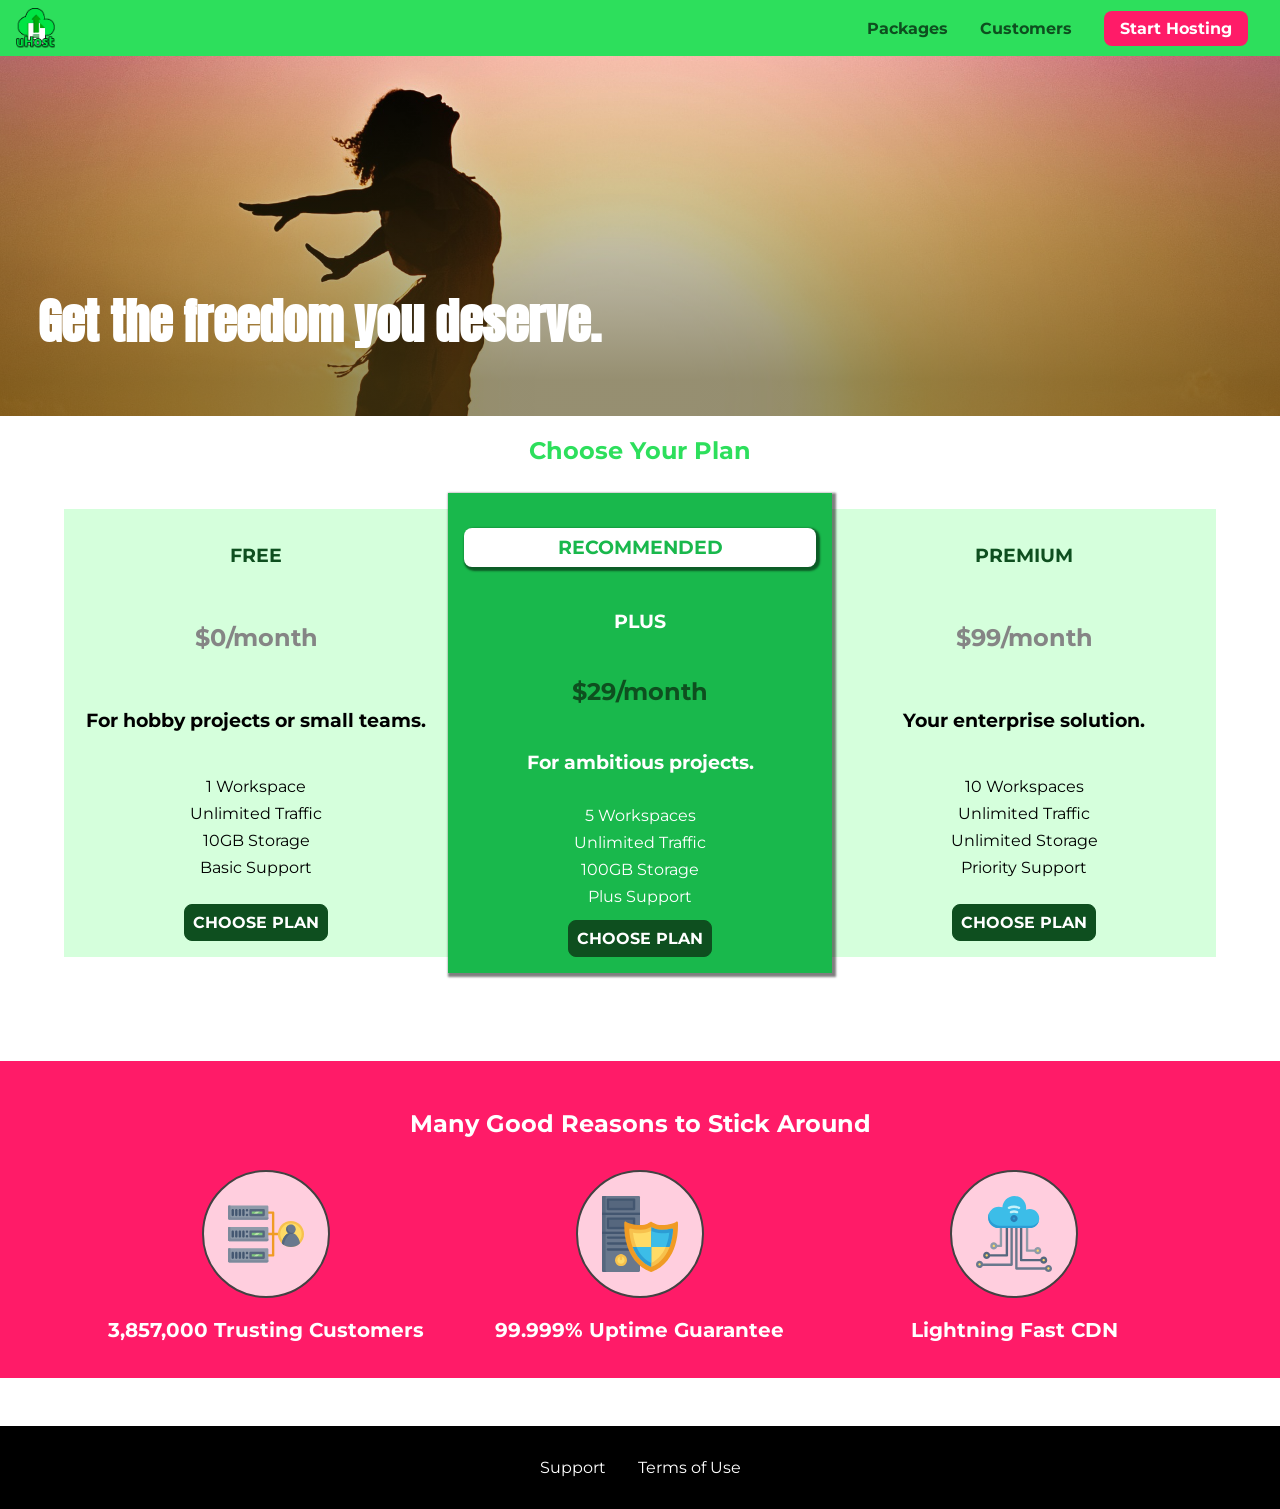
<file: index.html>
<!DOCTYPE html>
<html lang="en">
  <head>
    <meta charset="UTF-8" />
    <meta http-equiv="X-UA-Compatible" content="ie=edge" />
    <meta name="viewport" content="width=device-width, initial-scale=1.0" />
    <title>uHost</title>
    <link rel="shortcut icon" href="favicon.png" />
    <link rel="stylesheet" href="shared.css" />
    <link rel="stylesheet" href="main.css" />
  </head>

  <body>
    <div class="backdrop"></div>
    <div class="modal">
      <h1 class="modal__title">Do you want to continue?</h1>
      <div class="modal__actions">
        <a href="start-hosting/index.html" class="modal__action">Yes!</a>
        <button class="modal__action modal__action--negative" type="button">
          No!
        </button>
      </div>
    </div>
    <header class="main-header">
      <div>
        <button class="toggle-button">
          <span class="toggle-button__bar"></span>
          <span class="toggle-button__bar"></span>
          <span class="toggle-button__bar"></span>
        </button>
        <a href="index.html" class="main-header__brand">
          <img
            src="images/uhost-icon.png"
            alt="uHost - Your favorite hosting company"
          />
        </a>
      </div>
      <nav class="main-nav">
        <ul class="main-nav__items">
          <li class="main-nav__item">
            <a href="packages/index.html">Packages</a>
          </li>
          <li class="main-nav__item">
            <a href="customers/index.html">Customers</a>
          </li>
          <li class="main-nav__item main-nav__item--cta">
            <a href="start-hosting/index.html">Start Hosting</a>
          </li>
        </ul>
      </nav>
    </header>
    <nav class="mobile-nav">
      <ul class="mobile-nav__items">
        <li class="mobile-nav__item">
          <a href="packages/index.html">Packages</a>
        </li>
        <li class="mobile-nav__item">
          <a href="customers/index.html">Customers</a>
        </li>
        <li class="mobile-nav__item mobile-nav__item--cta">
          <a href="start-hosting/index.html">Start Hosting</a>
        </li>
      </ul>
    </nav>
    <main>
      <section id="product-overview">
        <h1>Get the freedom you deserve.</h1>
      </section>
      <section id="plans">
        <h1 class="section-title">Choose Your Plan</h1>
        <div class="plan__list">
          <article class="plan">
            <h1 class="plan__title">FREE</h1>
            <h2 class="plan__price">$0/month</h2>
            <h3>For hobby projects or small teams.</h3>
            <ul class="plan__features">
              <li class="plan__feature">1 Workspace</li>
              <li class="plan__feature">Unlimited Traffic</li>
              <li class="plan__feature">10GB Storage</li>
              <li class="plan__feature">Basic Support</li>
            </ul>
            <div>
              <button class="button">CHOOSE PLAN</button>
            </div>
          </article>
          <article class="plan plan--highlighted">
            <h1 class="plan__annotation">RECOMMENDED</h1>
            <h1 class="plan__title">PLUS</h1>
            <h2 class="plan__price">$29/month</h2>
            <h3>For ambitious projects.</h3>
            <ul class="plan__features">
              <li class="plan__feature">5 Workspaces</li>
              <li class="plan__feature">Unlimited Traffic</li>
              <li class="plan__feature">100GB Storage</li>
              <li class="plan__feature">Plus Support</li>
            </ul>
            <div>
              <button class="button">CHOOSE PLAN</button>
            </div>
          </article>
          <article class="plan">
            <h1 class="plan__title">PREMIUM</h1>
            <h2 class="plan__price">$99/month</h2>
            <h3>Your enterprise solution.</h3>
            <ul class="plan__features">
              <li class="plan__feature">10 Workspaces</li>
              <li class="plan__feature">Unlimited Traffic</li>
              <li class="plan__feature">Unlimited Storage</li>
              <li class="plan__feature">Priority Support</li>
            </ul>
            <div>
              <button class="button">CHOOSE PLAN</button>
            </div>
          </article>
        </div>
      </section>
      <section id="key-features">
        <h1 class="section-title">Many Good Reasons to Stick Around</h1>
        <ul class="key-feature__list">
          <li class="key-feature">
            <div class="key-feature__image">
              <svg viewBox="0 0 512 512">
                <path
                  style="fill: #f09b24"
                  d="M344,248h-32V112c0-4.418-3.582-8-8-8h-40c-4.418,0-8,3.582-8,8s3.582,8,8,8h32v128h-32  c-4.418,0-8,3.582-8,8s3.582,8,8,8h32v128h-32c-4.418,0-8,3.582-8,8s3.582,8,8,8h40c4.418,0,8-3.582,8-8V264h32c4.418,0,8-3.582,8-8  S348.418,248,344,248z"
                />
                <path
                  style="fill: #8e9aa9"
                  d="M264,64H8c-4.418,0-8,3.582-8,8v80c0,4.418,3.582,8,8,8h256c4.418,0,8-3.582,8-8V72  C272,67.582,268.418,64,264,64z"
                />
                <path
                  style="fill: #7c899b"
                  d="M24,144c-4.418,0-8-3.582-8-8V64H8c-4.418,0-8,3.582-8,8v80c0,4.418,3.582,8,8,8h256  c4.418,0,8-3.582,8-8v-8H24z"
                />
                <rect
                  x="152"
                  y="96"
                  style="fill: #b8e3a8"
                  width="88"
                  height="32"
                />
                <g>
                  <polygon
                    style="fill: #7ec97d"
                    points="152,96 152,128 166,128 198,96  "
                  />
                  <polygon
                    style="fill: #7ec97d"
                    points="220,96 188,128 240,128 240,96  "
                  />
                </g>
                <path
                  style="fill: #56677e"
                  d="M240,136h-88c-4.418,0-8-3.582-8-8V96c0-4.418,3.582-8,8-8h88c4.418,0,8,3.582,8,8v32  C248,132.418,244.418,136,240,136z M160,120h72v-16h-72V120z"
                />
                <g>
                  <path
                    style="fill: #435670"
                    d="M32,136c-4.418,0-8-3.582-8-8V96c0-4.418,3.582-8,8-8s8,3.582,8,8v32C40,132.418,36.418,136,32,136z   "
                  />
                  <path
                    style="fill: #435670"
                    d="M56,136c-4.418,0-8-3.582-8-8V96c0-4.418,3.582-8,8-8s8,3.582,8,8v32C64,132.418,60.418,136,56,136z   "
                  />
                  <path
                    style="fill: #435670"
                    d="M80,136c-4.418,0-8-3.582-8-8V96c0-4.418,3.582-8,8-8s8,3.582,8,8v32C88,132.418,84.418,136,80,136z   "
                  />
                  <path
                    style="fill: #435670"
                    d="M104,136c-4.418,0-8-3.582-8-8V96c0-4.418,3.582-8,8-8s8,3.582,8,8v32   C112,132.418,108.418,136,104,136z"
                  />
                  <path
                    style="fill: #435670"
                    d="M128,105c-4.418,0-8-3.582-8-8v-1c0-4.418,3.582-8,8-8s8,3.582,8,8v1   C136,101.418,132.418,105,128,105z"
                  />
                  <path
                    style="fill: #435670"
                    d="M128,136c-4.418,0-8-3.582-8-8v-1c0-4.418,3.582-8,8-8s8,3.582,8,8v1   C136,132.418,132.418,136,128,136z"
                  />
                </g>
                <path
                  style="fill: #8e9aa9"
                  d="M264,208H8c-4.418,0-8,3.582-8,8v80c0,4.418,3.582,8,8,8h256c4.418,0,8-3.582,8-8v-80  C272,211.582,268.418,208,264,208z"
                />
                <path
                  style="fill: #7c899b"
                  d="M24,288c-4.418,0-8-3.582-8-8v-72H8c-4.418,0-8,3.582-8,8v80c0,4.418,3.582,8,8,8h256  c4.418,0,8-3.582,8-8v-8H24z"
                />
                <rect
                  x="152"
                  y="240"
                  style="fill: #b8e3a8"
                  width="88"
                  height="32"
                />
                <g>
                  <polygon
                    style="fill: #7ec97d"
                    points="152,240 152,272 166,272 198,240  "
                  />
                  <polygon
                    style="fill: #7ec97d"
                    points="220,240 188,272 240,272 240,240  "
                  />
                </g>
                <path
                  style="fill: #56677e"
                  d="M240,280h-88c-4.418,0-8-3.582-8-8v-32c0-4.418,3.582-8,8-8h88c4.418,0,8,3.582,8,8v32  C248,276.418,244.418,280,240,280z M160,264h72v-16h-72V264z"
                />
                <g>
                  <path
                    style="fill: #435670"
                    d="M32,280c-4.418,0-8-3.582-8-8v-32c0-4.418,3.582-8,8-8s8,3.582,8,8v32C40,276.418,36.418,280,32,280   z"
                  />
                  <path
                    style="fill: #435670"
                    d="M56,280c-4.418,0-8-3.582-8-8v-32c0-4.418,3.582-8,8-8s8,3.582,8,8v32C64,276.418,60.418,280,56,280   z"
                  />
                  <path
                    style="fill: #435670"
                    d="M80,280c-4.418,0-8-3.582-8-8v-32c0-4.418,3.582-8,8-8s8,3.582,8,8v32C88,276.418,84.418,280,80,280   z"
                  />
                  <path
                    style="fill: #435670"
                    d="M104,280c-4.418,0-8-3.582-8-8v-32c0-4.418,3.582-8,8-8s8,3.582,8,8v32   C112,276.418,108.418,280,104,280z"
                  />
                  <path
                    style="fill: #435670"
                    d="M128,249c-4.418,0-8-3.582-8-8v-1c0-4.418,3.582-8,8-8s8,3.582,8,8v1   C136,245.418,132.418,249,128,249z"
                  />
                  <path
                    style="fill: #435670"
                    d="M128,280c-4.418,0-8-3.582-8-8v-1c0-4.418,3.582-8,8-8s8,3.582,8,8v1   C136,276.418,132.418,280,128,280z"
                  />
                </g>
                <path
                  style="fill: #8e9aa9"
                  d="M264,352H8c-4.418,0-8,3.582-8,8v80c0,4.418,3.582,8,8,8h256c4.418,0,8-3.582,8-8v-80  C272,355.582,268.418,352,264,352z"
                />
                <path
                  style="fill: #7c899b"
                  d="M24,432c-4.418,0-8-3.582-8-8v-72H8c-4.418,0-8,3.582-8,8v80c0,4.418,3.582,8,8,8h256  c4.418,0,8-3.582,8-8v-8H24z"
                />
                <rect
                  x="152"
                  y="384"
                  style="fill: #b8e3a8"
                  width="88"
                  height="32"
                />
                <g>
                  <polygon
                    style="fill: #7ec97d"
                    points="152,384 152,416 166,416 198,384  "
                  />
                  <polygon
                    style="fill: #7ec97d"
                    points="220,384 188,416 240,416 240,384  "
                  />
                </g>
                <path
                  style="fill: #56677e"
                  d="M240,424h-88c-4.418,0-8-3.582-8-8v-32c0-4.418,3.582-8,8-8h88c4.418,0,8,3.582,8,8v32  C248,420.418,244.418,424,240,424z M160,408h72v-16h-72V408z"
                />
                <g>
                  <path
                    style="fill: #435670"
                    d="M32,424c-4.418,0-8-3.582-8-8v-32c0-4.418,3.582-8,8-8s8,3.582,8,8v32C40,420.418,36.418,424,32,424   z"
                  />
                  <path
                    style="fill: #435670"
                    d="M56,424c-4.418,0-8-3.582-8-8v-32c0-4.418,3.582-8,8-8s8,3.582,8,8v32C64,420.418,60.418,424,56,424   z"
                  />
                  <path
                    style="fill: #435670"
                    d="M80,424c-4.418,0-8-3.582-8-8v-32c0-4.418,3.582-8,8-8s8,3.582,8,8v32C88,420.418,84.418,424,80,424   z"
                  />
                  <path
                    style="fill: #435670"
                    d="M104,424c-4.418,0-8-3.582-8-8v-32c0-4.418,3.582-8,8-8s8,3.582,8,8v32   C112,420.418,108.418,424,104,424z"
                  />
                  <path
                    style="fill: #435670"
                    d="M128,393c-4.418,0-8-3.582-8-8v-1c0-4.418,3.582-8,8-8s8,3.582,8,8v1   C136,389.418,132.418,393,128,393z"
                  />
                  <path
                    style="fill: #435670"
                    d="M128,424c-4.418,0-8-3.582-8-8v-1c0-4.418,3.582-8,8-8s8,3.582,8,8v1   C136,420.418,132.418,424,128,424z"
                  />
                </g>
                <path
                  style="fill: #f7c14d"
                  d="M424,168c-48.523,0-88,39.477-88,88s39.477,88,88,88s88-39.477,88-88S472.523,168,424,168z"
                />
                <path
                  style="fill: #ffdb66"
                  d="M424,184c-39.701,0-72,32.299-72,72s32.299,72,72,72s72-32.299,72-72S463.701,184,424,184z"
                />
                <path
                  style="fill: #69788d"
                  d="M484.893,314.16C476.393,274.588,451.922,248,424,248s-52.393,26.588-60.893,66.16  c-0.605,2.82,0.354,5.749,2.511,7.664C381.731,336.124,402.465,344,424,344s42.269-7.876,58.381-22.176  C484.539,319.909,485.498,316.98,484.893,314.16z"
                />
                <path
                  style="fill: #56677e"
                  d="M434.053,249.171C430.768,248.403,427.411,248,424,248c-27.922,0-52.393,26.588-60.893,66.16  c-0.605,2.82,0.354,5.749,2.511,7.664c3.383,3.002,6.979,5.703,10.734,8.125C384.904,286.243,407.373,255.378,434.053,249.171z"
                />
                <path
                  style="fill: #69788d"
                  d="M424,192c-17.645,0-32,14.355-32,32s14.355,32,32,32s32-14.355,32-32S441.645,192,424,192z"
                />
                <path
                  style="fill: #56677e"
                  d="M432,248c-17.645,0-32-14.355-32-32c0-6.783,2.128-13.076,5.742-18.258  C397.444,203.53,392,213.138,392,224c0,17.645,14.355,32,32,32c10.862,0,20.471-5.444,26.258-13.742  C445.076,245.872,438.783,248,432,248z"
                />
              </svg>
            </div>
            <p class="key-feature__description">3,857,000 Trusting Customers</p>
          </li>
          <li class="key-feature">
            <div class="key-feature__image">
              <svg viewBox="0 0 512 512">
                <path
                  style="fill: #69788d"
                  d="M248,0H8C3.582,0,0,3.582,0,8v496c0,4.418,3.582,8,8,8h240c4.418,0,8-3.582,8-8V8  C256,3.582,252.418,0,248,0z"
                />
                <path
                  style="fill: #56677e"
                  d="M24,504V8c0-4.418,3.582-8,8-8H8C3.582,0,0,3.582,0,8v496c0,4.418,3.582,8,8,8h24  C27.582,512,24,508.418,24,504z"
                />
                <g>
                  <rect
                    x="0"
                    y="112"
                    style="fill: #435670"
                    width="256"
                    height="16"
                  />
                  <rect
                    x="0"
                    y="240"
                    style="fill: #435670"
                    width="256"
                    height="16"
                  />
                </g>
                <path
                  style="fill: #f7c14d"
                  d="M128,392c-22.056,0-40,17.944-40,40s17.944,40,40,40s40-17.944,40-40S150.056,392,128,392z"
                />
                <path
                  style="fill: #ffdb66"
                  d="M128,408c-13.233,0-24,10.767-24,24s10.767,24,24,24s24-10.767,24-24S141.233,408,128,408z"
                />
                <path
                  style="fill: #f7c14d"
                  d="M128,392c-2.739,0-5.414,0.278-8,0.805V424c0,4.418,3.582,8,8,8c4.418,0,8-3.582,8-8v-31.195  C133.414,392.278,130.739,392,128,392z"
                />
                <g>
                  <path
                    style="fill: #435670"
                    d="M216,288H40c-4.418,0-8-3.582-8-8s3.582-8,8-8h176c4.418,0,8,3.582,8,8S220.418,288,216,288z"
                  />
                  <path
                    style="fill: #435670"
                    d="M216,328H40c-4.418,0-8-3.582-8-8s3.582-8,8-8h176c4.418,0,8,3.582,8,8S220.418,328,216,328z"
                  />
                  <path
                    style="fill: #435670"
                    d="M216,368H40c-4.418,0-8-3.582-8-8s3.582-8,8-8h176c4.418,0,8,3.582,8,8S220.418,368,216,368z"
                  />
                  <path
                    style="fill: #435670"
                    d="M216,16H40c-4.418,0-8,3.582-8,8v64c0,4.418,3.582,8,8,8h176c4.418,0,8-3.582,8-8V24   C224,19.582,220.418,16,216,16z"
                  />
                </g>
                <rect
                  x="48"
                  y="32"
                  style="fill: #56677e"
                  width="160"
                  height="48"
                />
                <path
                  style="fill: #435670"
                  d="M216,144H40c-4.418,0-8,3.582-8,8v64c0,4.418,3.582,8,8,8h176c4.418,0,8-3.582,8-8v-64  C224,147.582,220.418,144,216,144z"
                />
                <rect
                  x="48"
                  y="160"
                  style="fill: #56677e"
                  width="160"
                  height="48"
                />
                <path
                  style="fill: #f09b24"
                  d="M511.747,180.237c-0.194-6.537-8.107-10.107-13.135-5.894c-5.6,4.693-42.904,21.282-98.514,21.282  c-33.45,0-64.625-20.999-64.929-21.206c-2.9-1.991-6.764-1.85-9.512,0.346c-2.677,2.135-27.201,20.86-63.793,20.86  c-55.607,0-92.914-16.589-98.515-21.282c-5.028-4.211-12.941-0.645-13.135,5.894c-1.634,54.834,4.655,105.941,18.693,151.903  c12.096,39.604,29.759,74.047,52.497,102.373c27.538,34.304,62.743,59.882,104.66,76.045c3.069,1.918,6.757,1.921,9.83,0  c41.917-16.163,77.122-41.741,104.66-76.045c22.738-28.326,40.401-62.77,52.497-102.373  C507.092,286.179,513.381,235.071,511.747,180.237z"
                />
                <path
                  style="fill: #f7c14d"
                  d="M476.21,221.226c-1.953-1.631-4.568-2.235-7.036-1.628c-21.686,5.327-44.926,8.028-69.075,8.028  c-25.926,0-49.633-8.975-64.955-16.504c-2.307-1.134-5.016-1.091-7.284,0.116c-14.059,7.477-36.919,16.388-65.994,16.388  c-24.153,0-47.394-2.701-69.075-8.028c-5.155-1.268-10.221,2.966-9.894,8.261c2.077,33.693,7.668,65.635,16.616,94.935  c22.774,74.565,66.139,126.334,128.888,153.868c2.032,0.891,4.397,0.891,6.43,0c61.777-27.107,104.716-78.876,127.62-153.868  c8.948-29.3,14.539-61.241,16.616-94.935C479.224,225.319,478.163,222.856,476.21,221.226z"
                />
                <path
                  style="fill: #ffdb66"
                  d="M331.609,451.727c-52.604-25.289-89.304-70.987-109.144-135.944  c-6.532-21.39-11.162-44.336-13.82-68.447c17.133,2.852,34.952,4.291,53.22,4.291c29.394,0,53.376-7.793,69.978-15.561  c17.44,7.736,41.656,15.561,68.256,15.561c18.267,0,36.085-1.439,53.219-4.291c-2.659,24.112-7.288,47.06-13.82,68.448  C419.545,381.108,383.27,426.805,331.609,451.727z"
                />
                <g>
                  <path
                    style="fill: #2c9dd4"
                    d="M479.066,227.858c0.157-2.539-0.903-5.002-2.856-6.633s-4.568-2.235-7.036-1.628   c-21.686,5.327-44.926,8.028-69.075,8.028c-25.926,0-49.633-8.975-64.955-16.504c-1.057-0.52-2.2-0.78-3.345-0.806l-0.072,133.351   h123.601c2.556-6.746,4.933-13.702,7.123-20.874C471.398,293.493,476.989,261.552,479.066,227.858z"
                  />
                  <path
                    style="fill: #2c9dd4"
                    d="M206.658,343.667c24.153,63.42,65.028,108.108,121.743,132.995c1.031,0.452,2.147,0.673,3.263,0.666   l0.063-133.661H206.658z"
                  />
                </g>
                <g>
                  <path
                    style="fill: #3cbde8"
                    d="M439.497,315.783c6.532-21.389,11.161-44.336,13.82-68.448c-17.134,2.852-34.952,4.291-53.219,4.291   c-26.6,0-50.815-7.824-68.256-15.561l-0.116,107.601h97.758C433.179,334.807,436.524,325.518,439.497,315.783z"
                  />
                  <path
                    style="fill: #3cbde8"
                    d="M232.523,343.667c21.144,50.298,54.363,86.56,99.087,108.06l0.117-108.06H232.523z"
                  />
                </g>
              </svg>
            </div>
            <p class="key-feature__description">99.999% Uptime Guarantee</p>
          </li>
          <li class="key-feature">
            <div class="key-feature__image">
              <svg viewBox="0 0 512 512">
                <path
                  style="fill: #8e9aa9"
                  d="M168,200c-4.418,0-8,3.582-8,8v120h-17.376c-3.302-9.311-12.194-16-22.624-16  c-13.234,0-24,10.767-24,24s10.766,24,24,24c10.429,0,19.321-6.689,22.624-16H168c4.418,0,8-3.582,8-8V208  C176,203.582,172.418,200,168,200z"
                />
                <path
                  style="fill: #ffdb66"
                  d="M120,328c-4.411,0-8,3.589-8,8s3.589,8,8,8s8-3.589,8-8S124.411,328,120,328z"
                />
                <path
                  style="fill: #56677e"
                  d="M208,200c-4.418,0-8,3.582-8,8v184H94.624C91.322,382.689,82.43,376,72,376  c-13.234,0-24,10.767-24,24s10.766,24,24,24c10.429,0,19.321-6.689,22.624-16H208c4.418,0,8-3.582,8-8V208  C216,203.582,212.418,200,208,200z"
                />
                <path
                  style="fill: #ffdb66"
                  d="M72,392c-4.411,0-8,3.589-8,8s3.589,8,8,8s8-3.589,8-8S76.411,392,72,392z"
                />
                <path
                  style="fill: #69788d"
                  d="M240,208c-4.418,0-8,3.582-8,8v239H47.24c-2.671-10.34-12.078-18-23.24-18c-13.234,0-24,10.767-24,24  s10.766,24,24,24c9.666,0,18.009-5.747,21.809-14H240c4.418,0,8-3.582,8-8V216C248,211.582,244.418,208,240,208z"
                />
                <path
                  style="fill: #ffdb66"
                  d="M24,453c-4.411,0-8,3.589-8,8s3.589,8,8,8s8-3.589,8-8S28.411,453,24,453z"
                />
                <path
                  style="fill: #69788d"
                  d="M488,464c-10.429,0-19.321,6.689-22.624,16H280V208c0-4.418-3.582-8-8-8s-8,3.582-8,8v280  c0,4.418,3.582,8,8,8h193.376c3.302,9.311,12.194,16,22.624,16c13.234,0,24-10.767,24-24S501.234,464,488,464z"
                />
                <path
                  style="fill: #ffdb66"
                  d="M488,480c-4.411,0-8,3.589-8,8s3.589,8,8,8s8-3.589,8-8S492.411,480,488,480z"
                />
                <path
                  style="fill: #56677e"
                  d="M456,408c-10.429,0-19.321,6.689-22.624,16H312V208c0-4.418-3.582-8-8-8s-8,3.582-8,8v224  c0,4.418,3.582,8,8,8h129.376c3.302,9.311,12.194,16,22.624,16c13.234,0,24-10.767,24-24S469.234,408,456,408z"
                />
                <path
                  style="fill: #ffdb66"
                  d="M456,424c-4.411,0-8,3.589-8,8s3.589,8,8,8s8-3.589,8-8S460.411,424,456,424z"
                />
                <path
                  style="fill: #8e9aa9"
                  d="M416,344c-10.429,0-19.321,6.689-22.624,16H352V208c0-4.418-3.582-8-8-8s-8,3.582-8,8v160  c0,4.418,3.582,8,8,8h49.376c3.302,9.311,12.194,16,22.624,16c13.234,0,24-10.767,24-24S429.234,344,416,344z"
                />
                <path
                  style="fill: #ffdb66"
                  d="M416,360c-4.411,0-8,3.589-8,8s3.589,8,8,8s8-3.589,8-8S420.411,360,416,360z"
                />
                <path
                  style="fill: #3cbde8"
                  d="M362,88c-8.741,0-17.231,1.751-25.06,5.085C337.646,88.797,338,84.43,338,80  c0-44.112-35.888-80-80-80c-42.823,0-77.895,33.816-79.909,76.149C170.393,73.415,162.244,72,154,72c-39.701,0-72,32.299-72,72  s32.299,72,72,72h208c35.29,0,64-28.71,64-64S397.29,88,362,88z"
                />
                <path
                  style="fill: #2c9dd4"
                  d="M368,200H160c-39.701,0-72-32.299-72-72c0-5.863,0.721-11.559,2.05-17.019  C84.918,120.88,82,132.102,82,144c0,39.701,32.299,72,72,72h208c30.389,0,55.88-21.296,62.379-49.743  C413.565,186.327,392.352,200,368,200z"
                />
                <path
                  style="fill: #2a7db5"
                  d="M256,128c-13.234,0-24,10.767-24,24s10.766,24,24,24c13.233,0,24-10.767,24-24S269.233,128,256,128z"
                />
                <path
                  style="fill: #2c9dd4"
                  d="M256,144c-4.411,0-8,3.589-8,8s3.589,8,8,8c4.411,0,8-3.589,8-8S260.411,144,256,144z"
                />
                <g>
                  <path
                    style="fill: #c5f1fa"
                    d="M221.755,87.695c-2.994,0-5.864-1.688-7.233-4.572c-1.894-3.991-0.194-8.763,3.798-10.657   C230.157,66.849,242.834,64,256,64c13.166,0,25.844,2.849,37.68,8.466c3.992,1.895,5.692,6.666,3.798,10.657   s-6.666,5.692-10.657,3.798C277.144,82.328,266.774,80,256,80c-10.774,0-21.144,2.328-30.821,6.921   C224.072,87.446,222.904,87.695,221.755,87.695z"
                  />
                  <path
                    style="fill: #c5f1fa"
                    d="M276.545,116.618c-1.148,0-2.316-0.249-3.424-0.774C267.745,113.293,261.985,112,256,112   c-5.985,0-11.745,1.293-17.121,3.844c-3.991,1.895-8.763,0.192-10.657-3.798c-1.894-3.992-0.193-8.764,3.798-10.657   C239.557,97.813,247.625,96,256,96c8.376,0,16.444,1.813,23.98,5.389c3.991,1.894,5.692,6.665,3.798,10.657   C282.41,114.93,279.539,116.618,276.545,116.618z"
                  />
                </g>
              </svg>
            </div>
            <p class="key-feature__description">Lightning Fast CDN</p>
          </li>
        </ul>
      </section>
    </main>
    <footer class="main-footer">
      <nav>
        <ul class="main-footer__links">
          <li class="main-footer__link">
            <a href="#">Support</a>
          </li>
          <li class="main-footer__link">
            <a href="#">Terms of Use</a>
          </li>
        </ul>
      </nav>
    </footer>
    <script src="shared.js"></script>
  </body>
</html>
</file>
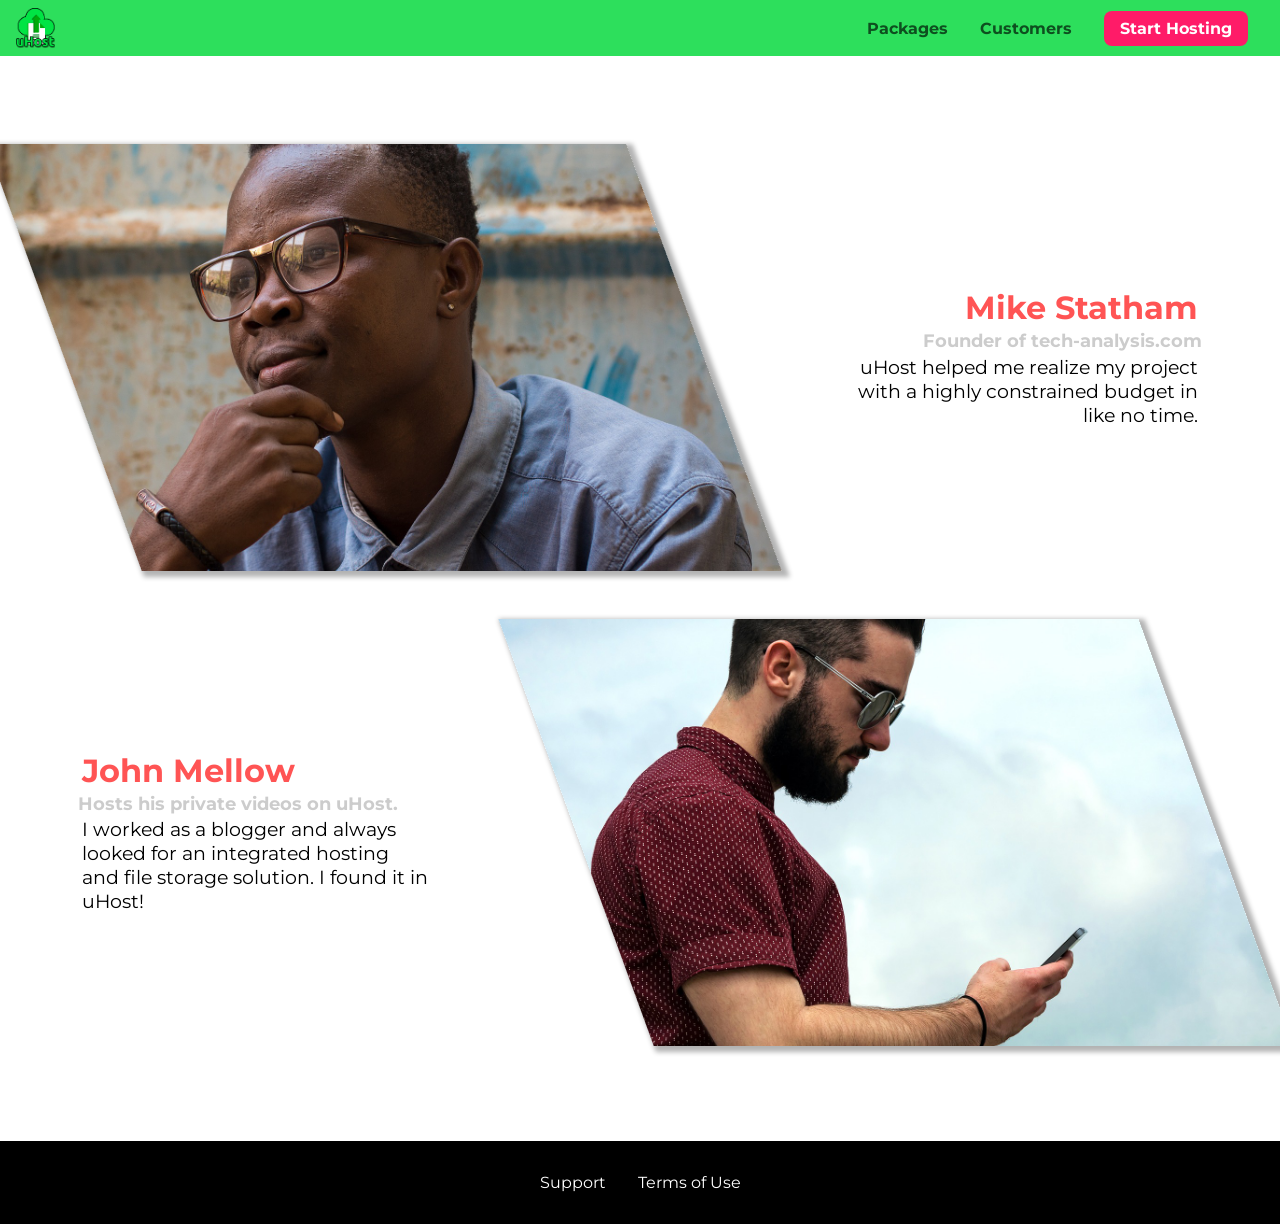
<file: customers/index.html>
<!DOCTYPE html>
<html lang="en">
  <head>
    <meta charset="UTF-8" />
    <meta http-equiv="X-UA-Compatible" content="ie=edge" />
    <meta name="viewport" content="width=device-width, initial-scale=1.0" />
    <title>uHost Customers</title>
    <link rel="shortcut icon" href="../favicon.png" />
    <link rel="stylesheet" href="../shared.css" />
    <link rel="stylesheet" href="customers.css" />
  </head>

  <body>
    <div class="backdrop"></div>
    <header class="main-header">
      <div>
        <button class="toggle-button">
          <span class="toggle-button__bar"></span>
          <span class="toggle-button__bar"></span>
          <span class="toggle-button__bar"></span>
        </button>
        <a href="../index.html" class="main-header__brand">
          <img
            src="../images/uhost-icon.png"
            alt="uHost - Your favorite hosting company"
          />
        </a>
      </div>
      <nav class="main-nav">
        <ul class="main-nav__items">
          <li class="main-nav__item">
            <a href="../packages/index.html">Packages</a>
          </li>
          <li class="main-nav__item">
            <a href="index.html">Customers</a>
          </li>
          <li class="main-nav__item main-nav__item--cta">
            <a href="../start-hosting/index.html">Start Hosting</a>
          </li>
        </ul>
      </nav>
    </header>
    <nav class="mobile-nav">
      <ul class="mobile-nav__items">
        <li class="mobile-nav__item">
          <a href="../packages/index.html">Packages</a>
        </li>
        <li class="mobile-nav__item">
          <a href="index.html">Customers</a>
        </li>
        <li class="mobile-nav__item mobile-nav__item--cta">
          <a href="../start-hosting/index.html">Start Hosting</a>
        </li>
      </ul>
    </nav>
    <main>
      <div>
        <div class="testimonial" id="customer-1">
          <div class="testimonial__image-container">
            <img
              src="../images/customer-1.jpg"
              alt="Mike Statham - Customer"
              class="testimonial__image"
            />
          </div>
          <div class="testimonial__info">
            <h1 class="testimonial__name">Mike Statham</h1>
            <h2 class="testimonial__subtitle">
              Founder of
              <a href="tech-analysis.com">tech-analysis.com</a>
            </h2>
            <p class="testimonial__text">
              uHost helped me realize my project with a highly constrained
              budget in like no time.
            </p>
          </div>
        </div>
        <div class="testimonial" id="customer-2">
          <div class="testimonial__info">
            <h1 class="testimonial__name">John Mellow</h1>
            <h2 class="testimonial__subtitle">
              Hosts his private videos on uHost.
            </h2>
            <p class="testimonial__text">
              I worked as a blogger and always looked for an integrated hosting
              and file storage solution. I found it in uHost!
            </p>
          </div>
          <div class="testimonial__image-container">
            <img
              src="../images/customer-2.jpg"
              alt="John Mellow - Customer"
              class="testimonial__image"
            />
          </div>
        </div>
      </div>
    </main>
    <footer class="main-footer">
      <nav>
        <ul class="main-footer__links">
          <li class="main-footer__link">
            <a href="#">Support</a>
          </li>
          <li class="main-footer__link">
            <a href="#">Terms of Use</a>
          </li>
        </ul>
      </nav>
    </footer>
    <script src="../shared.js"></script>
  </body>
</html>
</file>
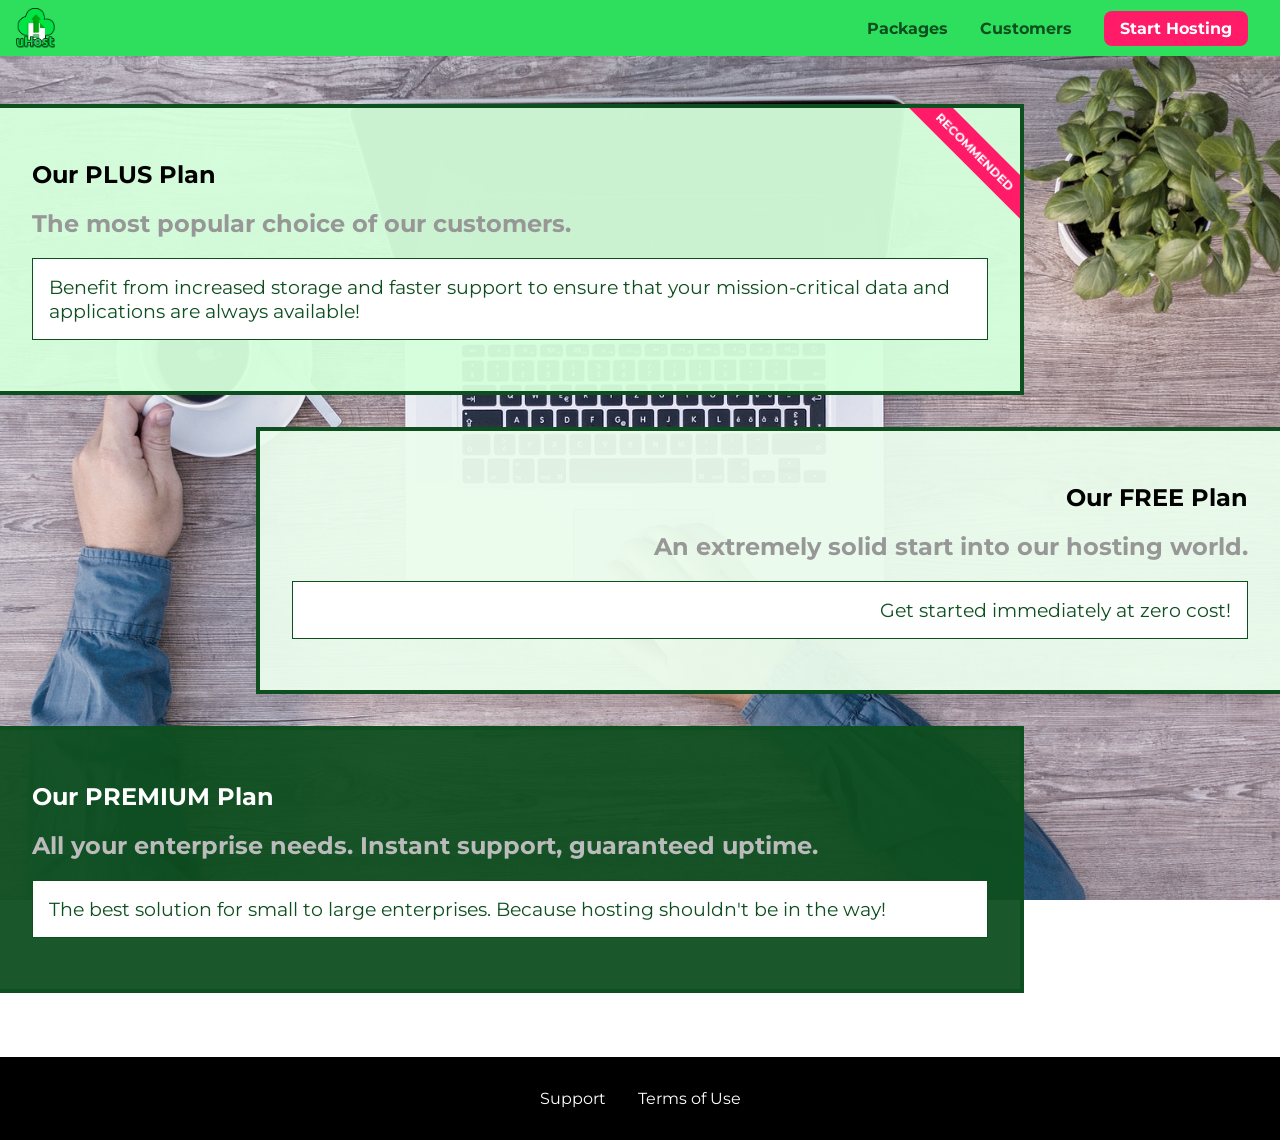
<file: packages/index.html>
<!DOCTYPE html>
<html lang="en">
  <head>
    <meta charset="UTF-8" />
    <meta http-equiv="X-UA-Compatible" content="ie=edge" />
    <meta name="viewport" content="width=device-width, initial-scale=1.0" />
    <title>uHost</title>
    <link rel="shortcut icon" href="../favicon.png" />
    <link rel="stylesheet" href="../shared.css" />
    <link rel="stylesheet" href="packages.css" />
  </head>

  <body>
    <div class="backdrop"></div>
    <div class="background"></div>
    <header class="main-header">
      <div>
        <button class="toggle-button">
          <span class="toggle-button__bar"></span>
          <span class="toggle-button__bar"></span>
          <span class="toggle-button__bar"></span>
        </button>
        <a href="../index.html" class="main-header__brand">
          <img
            src="../images/uhost-icon.png"
            alt="uHost - Your favorite hosting company"
        /></a>
      </div>
      <nav class="main-nav">
        <ul class="main-nav__items">
          <li class="main-nav__item">
            <a href="index.html">Packages</a>
          </li>
          <li class="main-nav__item">
            <a href="../customers/index.html">Customers</a>
          </li>
          <li class="main-nav__item main-nav__item--cta">
            <a href="../start-hosting/index.html">Start Hosting</a>
          </li>
        </ul>
      </nav>
    </header>
    <nav class="mobile-nav">
      <ul class="mobile-nav__items">
        <li class="mobile-nav__item">
          <a href="index.html">Packages</a>
        </li>
        <li class="mobile-nav__item">
          <a href="../customers/index.html">Customers</a>
        </li>
        <li class="mobile-nav__item mobile-nav__item--cta">
          <a href="../start-hosting/index.html">Start Hosting</a>
        </li>
      </ul>
    </nav>
    <main>
      <section class="package" id="plus">
        <a href="#">
          <h1 class="package__title">Our PLUS Plan</h1>
          <h2 class="package__badge">RECOMMENDED</h2>
          <h2 class="package__subtitle">
            The most popular choice of our customers.
          </h2>
          <p class="package__info">
            Benefit from increased storage and faster support to ensure that
            your mission-critical data and applications are always available!
          </p>
        </a>
      </section>
      <section class="package" id="free">
        <a href="#">
          <h1 class="package__title">Our FREE Plan</h1>
          <h2 class="package__subtitle">
            An extremely solid start into our hosting world.
          </h2>
          <p class="package__info">Get started immediately at zero cost!</p>
        </a>
      </section>
      <div class="clearfix"></div>
      <section class="package" id="premium">
        <a href="#">
          <h1 class="package__title">Our PREMIUM Plan</h1>
          <h2 class="package__subtitle">
            All your enterprise needs. Instant support, guaranteed uptime.
          </h2>
          <p class="package__info">
            The best solution for small to large enterprises. Because hosting
            shouldn't be in the way!
          </p>
        </a>
      </section>
    </main>
    <footer class="main-footer">
      <nav>
        <ul class="main-footer__links">
          <li class="main-footer__link">
            <a href="#">Support</a>
          </li>
          <li class="main-footer__link">
            <a href="#">Terms of Use</a>
          </li>
        </ul>
      </nav>
    </footer>
    <script src="../shared.js"></script>
  </body>
</html>
</file>
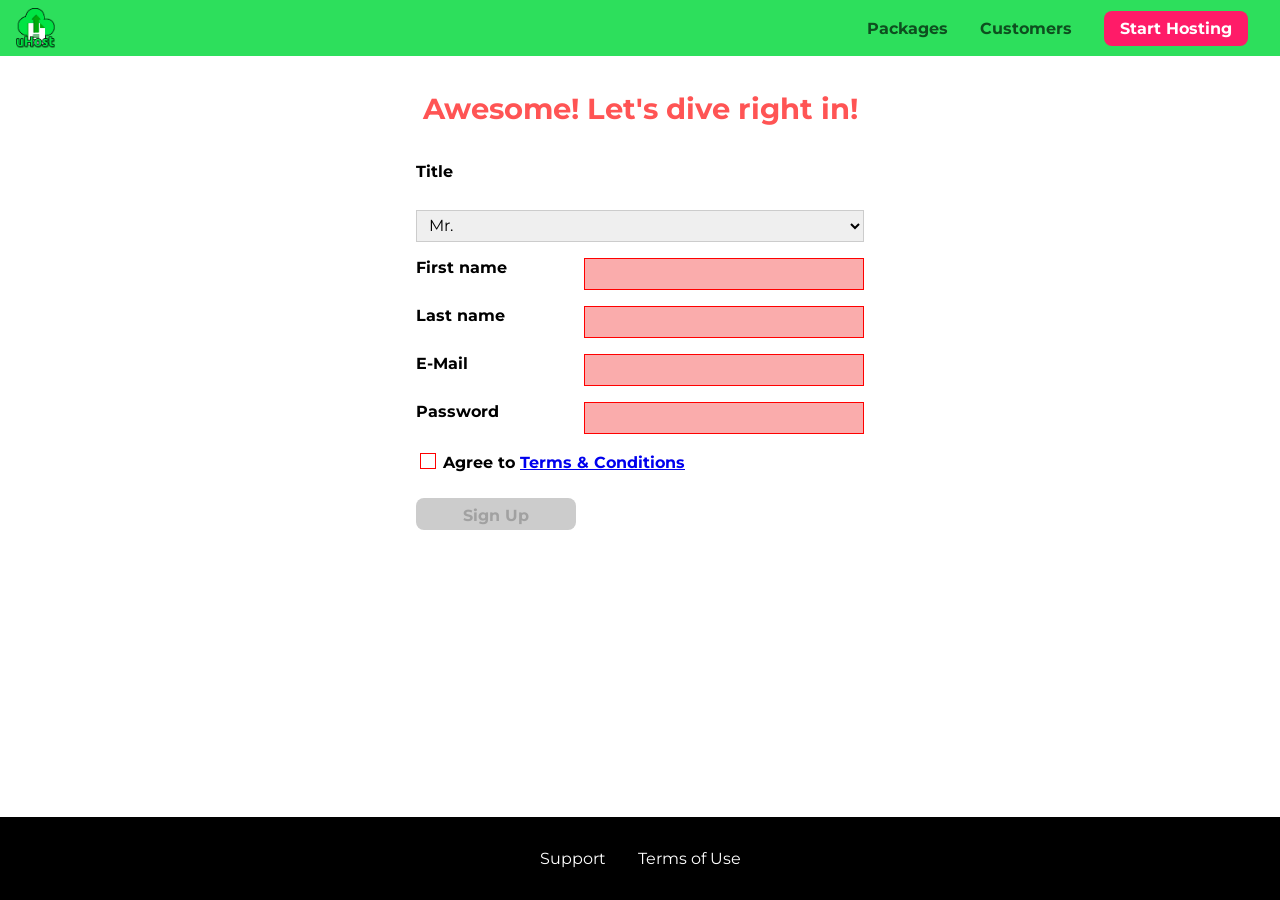
<file: start-hosting/index.html>
<!DOCTYPE html>
<html lang="en">
  <head>
    <meta charset="UTF-8" />
    <meta name="viewport" content="width=device-width, initial-scale=1.0" />
    <meta http-equiv="X-UA-Compatible" content="ie=edge" />
    <title>uHost Signup</title>
    <link rel="shortcut icon" href="../favicon.png" />
    <link rel="stylesheet" href="../shared.css" />
    <link rel="stylesheet" href="start-hosting.css" />
  </head>

  <body>
    <div class="backdrop"></div>
    <header class="main-header">
      <div>
        <button class="toggle-button">
          <span class="toggle-button__bar"></span>
          <span class="toggle-button__bar"></span>
          <span class="toggle-button__bar"></span>
        </button>
        <a href="../index.html" class="main-header__brand">
          <img
            src="../images/uhost-icon.png"
            alt="uHost - Your favorite hosting company"
          />
        </a>
      </div>
      <nav class="main-nav">
        <ul class="main-nav__items">
          <li class="main-nav__item">
            <a href="../packages/index.html">Packages</a>
          </li>
          <li class="main-nav__item">
            <a href="../customers/index.html">Customers</a>
          </li>
          <li class="main-nav__item main-nav__item--cta">
            <a href="index.html">Start Hosting</a>
          </li>
        </ul>
      </nav>
    </header>
    <nav class="mobile-nav">
      <ul class="mobile-nav__items">
        <li class="mobile-nav__item">
          <a href="../packages/index.html">Packages</a>
        </li>
        <li class="mobile-nav__item">
          <a href="../customers/index.html">Customers</a>
        </li>
        <li class="mobile-nav__item mobile-nav__item--cta">
          <a href="index.html">Start Hosting</a>
        </li>
      </ul>
    </nav>
    <main class="signup-page">
      <h1 class="signup-title">Awesome! Let's dive right in!</h1>
      <form action="index.html" class="signup-form">
        <label for="title">Title</label>
        <select id="title">
          <option value="mr">Mr.</option>
          <option value="ms">Ms.</option>
        </select>
        <label for="first-name">First name</label>
        <input type="text" id="first-name" required />
        <label for="last-name">Last name</label>
        <input type="text" id="last-name" required />
        <label for="email">E-Mail</label>
        <input type="email" id="email" required />
        <label for="password">Password</label>
        <input type="password" id="password" required />
        <div class="signup-form__checkbox">
          <input type="checkbox" id="agree-terms" required />
          <label for="agree-terms"
            >Agree to
            <a href="#">Terms &amp; Conditions</a>
          </label>
        </div>
        <button type="submit" class="button" disabled>Sign Up</button>
      </form>
    </main>
    <footer class="main-footer">
      <nav>
        <ul class="main-footer__links">
          <li class="main-footer__link">
            <a href="#">Support</a>
          </li>
          <li class="main-footer__link">
            <a href="#">Terms of Use</a>
          </li>
        </ul>
      </nav>
    </footer>
    <script src="../shared.js"></script>
  </body>
</html>
</file>
<file: shared.css>
@import url("https://fonts.googleapis.com/css2?family=Roboto:wght@100;400;900&display=swap");
@import url("https://fonts.googleapis.com/css2?family=Anton&display=swap");
@import url("https://fonts.googleapis.com/css2?family=Montserrat:wght@400;700&&display=swap");

:root {
  --hot-red: #ff1b68;
  --light-green: #d5ffdc;
  --medium-green: #2ddf5c;
  --dark-green: #19b84c;
  --darker-green: #0e4f1f;
}

* {
  box-sizing: border-box;
}

html {
  height: 100%;
}

body {
  font-family: "Montserrat", sans-serif;
  margin: 0;
  display: grid;
  grid-template-rows: 3.5rem auto fit-content(8rem);
  grid-template-areas:
    "header"
    "main"
    "footer";
  height: 100%;
}

main {
  grid-area: main;
}

.backdrop {
  position: fixed;
  display: none;
  top: 0;
  left: 0;
  z-index: 100;
  width: 100vw;
  height: 100vh;
  background: rgba(0, 0, 0, 0.5);
}

.main-header {
  width: 100%;
  position: fixed;
  top: 0;
  left: 0;
  background: var(--medium-green);
  padding: 0.5rem 1rem;
  z-index: 60;
  display: flex;
  align-items: center;
  justify-content: space-between;
}

.toggle-button {
  width: 3rem;
  background: transparent;
  border: none;
  cursor: pointer;
  padding-top: 0;
  padding-bottom: 0;
  vertical-align: middle;
}

.toggle-button:focus {
  outline: none;
}

.toggle-button__bar {
  width: 100%;
  height: 0.2rem;
  background: black;
  display: block;
  margin: 0.6rem 0;
}

.main-header__brand {
  color: var(--darker-green);
  text-decoration: none;
  font-weight: bold;
}

.main-header__brand img {
  height: 2.5rem;
  vertical-align: middle;
}

.main-nav {
  display: none;
}

.main-nav__item a,
.mobile-nav__item a {
  text-decoration: none;
  color: var(--darker-green);
  font-weight: bold;
  padding: 3px 0;
}

.main-nav__item--cta {
  animation: wiggle 400ms 3s 8 ease-out none;
}

.main-nav__item--cta a,
.mobile-nav__item--cta a {
  color: white;
  background: var(--hot-red);
  padding: 0.5rem 1rem;
  border-radius: 8px;
}

.main-nav__item--cta a:hover,
.main-nav__item--cta a:active,
.mobile-nav__item--cta a:hover,
.mobile-nav__item--cta a:active {
  color: var(--hot-red);
  background: white;
  border: none;
}

@media (min-width: 40rem) {
  .main-header__brand {
    height: 2rem;
  }

  .toggle-button {
    display: none;
  }

  .main-nav {
    display: flex;
  }

  .main-nav__items {
    margin: 0;
    padding: 0;
    list-style: none;
    display: flex;
  }

  .main-nav__item {
    margin: 0 1rem;
  }

  .main-nav__item a:hover,
  .main-nav__item a:active {
    color: white;
    border-bottom: 5px solid white;
  }

  .main-nav__item--cta a:hover,
  .main-nav__item--cta a:active {
    color: var(--hot-red);
    background: white;
    border: none;
  }
}

.main-footer {
  background: black;
  padding: 2rem;
  margin-top: 3rem;
  grid-area: footer;
}

.main-footer__links {
  list-style: none;
  margin: 0;
  padding: 0;
  display: flex;
  flex-direction: column;
  align-items: center;
}

.main-footer__link {
  margin: 0.5rem 0;
}

.main-footer__link a {
  color: white;
  text-decoration: none;
}

.main-footer__link a:hover,
.main-footer__link a:active {
  color: #ccc;
}

@media (min-width: 40rem) {
  .main-footer__links {
    flex-direction: row;
    justify-content: center;
  }

  .main-footer__link {
    margin: 0 1rem;
  }
}

.mobile-nav {
  transform: translateX(-100%);
  transition: transform 300ms ease-out;
  position: fixed;
  z-index: 101;
  top: 0;
  left: 0;
  background: white;
  width: 80%;
  height: 100vh;
}

.mobile-nav__items {
  width: 90%;
  height: 100%;
  list-style: none;
  margin: 0 auto;
  padding: 0;
  display: flex;
  flex-direction: column;
  justify-content: center;
  align-items: center;
}

.mobile-nav__item {
  margin: 1rem 0;
}

.mobile-nav__item a {
  font-size: 1.5rem;
}

.button {
  background: var(--darker-green);
  color: white;
  font: inherit;
  border: 1.5px solid var(--darker-green);
  padding: 0.5rem;
  border-radius: 8px;
  font-weight: bold;
  cursor: pointer;
}

.button:hover,
.button:active {
  background: white;
  color: var(--darker-green);
}

.button:focus {
  outline: none;
}

.button[disabled] {
  cursor: not-allowed;
  border: #a1a1a1;
  background: #ccc;
  color: #a1a1a1;
}

.open {
  display: block !important;
  opacity: 1 !important;
  transform: translateY(0) !important;
}

@keyframes wiggle {
  0% {
    transform: rotateZ(0);
  }

  50% {
    transform: rotateZ(-10deg);
  }

  100% {
    transform: rotateZ(10deg);
  }
}
</file>
<file: main.css>
#product-overview {
  background: linear-gradient(to top, rgba(80, 68, 18, 0.6) 10%, transparent),
    url("images/freedom.jpg") center / cover no-repeat border-box,
    var(--hot-red);
  width: 100vw;
  height: 33vh;
  position: relative;
}

#product-overview h1 {
  color: white;
  font-family: "Anton", sans-serif;
  position: absolute;
  bottom: 5%;
  left: 3%;
  font-size: 1.6rem;
}

@media (min-width: 40rem) and (min-height: 40rem) {
  #product-overview {
    height: 40vh;
    background-position: 50% 25%;
  }

  #product-overview h1 {
    font-size: 3rem;
  }
}

.section-title {
  color: var(--medium-green);
  text-align: center;
}

.plan {
  background: var(--light-green);
  text-align: center;
  padding: 1rem;
  margin: 0.5rem 0;
  width: 100%;
}

.plan--highlighted {
  background: var(--dark-green);
  color: white;
}

.plan__annotation {
  background: white;
  color: var(--dark-green);
  padding: 0.5rem;
  box-shadow: 2px 2px 2px 2px rgba(0, 0, 0, 0.5);
  border-radius: 8px;
}

.plan__title {
  color: var(--darker-green);
}

.plan__price {
  color: #858585;
}

.plan--highlighted .plan__title {
  color: white;
}

.plan--highlighted .plan__price {
  color: var(--darker-green);
}

@media (min-width: 40rem) {
  .plan__list {
    width: 100%;
    display: flex;
    justify-content: center;
    align-items: center;
  }

  .plan {
    width: 30%;
    min-width: 13rem;
    max-width: 25rem;
    display: flex;
    flex-direction: column;
    justify-content: space-between;
    height: 28rem;
  }

  .plan--highlighted {
    height: 30rem;
    box-shadow: 2px 2px 2px 2px rgba(0, 0, 0, 0.5);
    z-index: 50;
  }
}

.plan__features {
  list-style: none;
  margin: 0;
  padding: 0;
}

.plan__feature {
  margin: 0.5rem 0;
}

#key-features {
  background: var(--hot-red);
  margin-top: 5rem;
  padding: 1rem;
}

#key-features .section-title {
  color: white;
  margin: 2rem;
}

.key-feature__list {
  list-style: none;
  margin: 0;
  padding: 0;
  text-align: center;
}

.key-feature__image {
  background: #ffcede;
  width: 128px;
  height: 128px;
  border: 2px solid #424242;
  border-radius: 50%;
  margin: auto;
  padding: 1.5rem;
}

.key-feature__description {
  text-align: center;
  font-weight: bold;
  color: white;
  font-size: 1.25rem;
}

@media (min-width: 40rem) {
  .key-feature__list {
    display: flex;
    justify-content: center;
  }

  .key-feature {
    width: 30%;
    max-width: 25rem;
  }
}

.modal {
  position: fixed;
  opacity: 0;
  transform: translateY(-3rem);
  transition: opacity 200ms ease-out,
    transform 500ms cubic-bezier(0.32, 0, 0.67, 0);
  z-index: 200;
  top: 20%;
  left: 30%;
  width: 40%;
  background: white;
  padding: 1rem;
  border: 1px solid #ccc;
  box-shadow: 1px 1px 1px rgba(0, 0, 0, 0.5);
}

.modal__title {
  text-align: center;
  margin: 0 0 1rem 0;
}

.modal__actions {
  text-align: center;
}

.modal__action {
  border: 1px solid #0e4f1f;
  background: #0e4f1f;
  text-decoration: none;
  color: white;
  font: inherit;
  padding: 0.5rem 1rem;
  cursor: pointer;
}

.modal__action:hover,
.modal__action:active {
  background: #2ddf5c;
  border-color: #2ddf5c;
}

.modal__action--negative {
  background: red;
  border-color: red;
}

.modal__action--negative:hover,
.modal__action--negative:active {
  background: #ff5454;
  border-color: #ff5454;
}

/* h1 {
    font-family: sans-serif;
} */
</file>
<file: customers/customers.css>
main {
  padding-top: 2.5rem;
}

.testimonial {
  font-size: 1.2rem;
}

/* .testimonial__list {
  width: 80%;
  margin: auto;
} */

.testimonial__image-container {
  width: 60%;
  max-width: 40rem;
  box-shadow: 3px 3px 5px 3px rgba(0, 0, 0, 0.3);
  transform: skew(20deg);
  overflow: hidden;
}

#customer-1:hover .testimonial__image-container {
  animation: flip-customer 1s ease-out forwards;
}

.testimonial__image {
  width: 100%;
  vertical-align: top;
  transform: skew(-20deg) scale(1.4);
}

.testimonial__info {
  text-align: right;
  padding: 0.9rem;
}

#customer-2.testimonial {
  text-align: right;
}

#customer-2 .testimonial__info {
  text-align: left;
}

.testimonial__name {
  margin: 0.2rem;
  color: #ff5454;
  font-size: 2rem;
}

.testimonial__subtitle {
  margin: 0;
  font-size: 1.1rem;
  color: #ccc;
}

.testimonial__subtitle a {
  color: inherit;
  text-decoration: none;
}

.testimonial__subtitle a:hover,
.testimonial__subtitle a:active {
  color: #7a7a7a;
}

.testimonial__text {
  margin: 0.2rem;
}

@media (min-width: 40rem) {
  .testimonial {
    margin: 3rem auto;
    max-width: 1500px;
    display: flex;
    align-items: center;
    justify-content: space-around;
  }

  .testimonial__image-container {
    width: 66%;
  }

  .testimonial__info {
    width: 30%;
  }
}

@keyframes flip-customer {
  0% {
    transform: rotateY(0) skew(20deg);
  }
  50% {
    transform: rotateY(160deg) skew(20deg);
  }
  100% {
    transform: rotateY(360deg) skew(20deg);
  }
}
</file>
<file: packages/packages.css>
@font-face {
  font-family: "AnonymousPro";
  src: url("anonymousPro-Regular.ttf") format("truetype");
  font-display: swap;
}

@font-face {
  font-family: "AnonymousPro";
  src: url("anonymousPro-Bold.ttf") format("truetype");
  font-weight: 700;
}

main {
  padding-top: 2rem;
}

.background {
  background: url("../images/plans-background.jpg") center/cover;
  filter: grayscale(40%);
  width: 100vw;
  height: 100vh;
  position: fixed;
  z-index: -1;
}

.package {
  width: 80%;
  margin: 1rem 0;
  border: 4px solid var(--darker-green);
  border-left: none;
  position: relative;
  overflow: hidden;
}

.package:hover,
.package:active {
  box-shadow: 2px 2px 4px rgba(0, 0, 0, 0.5);
  border-color: #ff5454;
  animation: push-up 1s ease-out forwards;
}

.package a {
  text-decoration: none;
  color: inherit;
  display: block;
  padding: 2rem;
}

.package__badge {
  position: absolute;
  top: 0;
  right: 0;
  margin: 0;
  font-size: 0.75rem;
  color: white;
  background: var(--hot-red);
  padding: 0.5rem;
  transform: rotate(45deg) translate(3.5rem, -1rem);
  transform-origin: center;
  width: 12rem;
  text-align: center;
}

.package__subtitle {
  color: #979797;
}

.package__info {
  padding: 1rem;
  border: 1px solid var(--darker-green);
  color: var(--darker-green);
  background: white;
  font-size: 1.2rem;
}

.clearfix {
  clear: both;
}

#plus {
  background: rgba(213, 255, 220, 0.95);
}

#free {
  background: rgba(234, 252, 237, 0.95);
  float: right;
  border-right: none;
  border-left: 4px solid var(--darker-green);
  text-align: right;
}

#free:hover,
#free:active {
  border-left-color: #ff5454;
}

#premium {
  background: rgba(14, 79, 31, 0.95);
}

#premium .package__title {
  color: white;
}

#premium .package__subtitle {
  color: #bbb;
}

@media (min-width: 40rem) {
  main {
    max-width: 1500px;
    margin-left: auto;
    margin-right: auto;
  }
}

@media (min-width: 1500px) {
  .package {
    border-left: 4px solid var(--darker-green);
  }

  #free {
    border-right: 4px solid var(--darker-green);
  }

  #free:hover,
  #free:active {
    border-right-color: #ff5454;
  }
}

@keyframes push-up {
  0% {
    transform: translateY(0px);
  }
  33% {
    transform: translateY(-1.5rem);
  }
  100% {
    transform: translateY(-1rem);
  }
}
</file>
<file: start-hosting/start-hosting.css>
main {
  padding-top: 1rem;
}

.signup-title {
  text-align: center;
  font-size: 1.8rem;
  color: #ff5454;
}

.signup-form {
  padding: 1rem;
  display: grid;
  grid-auto-rows: 2rem;
  row-gap: 0.5rem;
}

.signup-form label {
  font-weight: bold;
}

.signup-form label,
.signup-form input,
.signup-form select {
  display: block;
  width: 100%;
}

.signup-form input[id*="terms"],
.signup-form input[id*="terms"] + label {
  display: inline-block;
  width: auto;
  vertical-align: bottom;
}

.signup-form input:not([type="checkbox"]),
.signup-form select {
  border: 1px solid #ccc;
  padding: 0.2rem 0.5rem;
  font: inherit;
}

.signup-form input:focus,
.signup-form select:focus {
  outline: none;
  background: #d8f3df;
  border-color: var(--medium-green);
}

.signup-form input[type="checkbox"] {
  border: 1px solid #ccc;
  background: white;
  width: 1rem;
  height: 1rem;
  -webkit-appearance: none;
  -moz-appearance: none;
  appearance: none;
}

.signup-form input[type="checkbox"]:checked {
  background: var(--medium-green);
  border: var(--darker-green);
}

.signup-form input.invalid,
.signup-form select.invalid,
.signup-form :invalid {
  border-color: red !important;
  background: #faacac;
}

.signup-form button[type="submit"] {
  display: block;
}

@media (min-width: 40rem) {
  .signup-form {
    margin: auto;
    width: 30rem;
    grid-template-columns: 10rem auto;
    grid-row-gap: 1rem;
    grid-column-gap: 0.5rem;
  }

  #title {
    grid-column: span 2;
  }

  .signup-form__checkbox {
    grid-column: span 2;
  }
}
</file>
